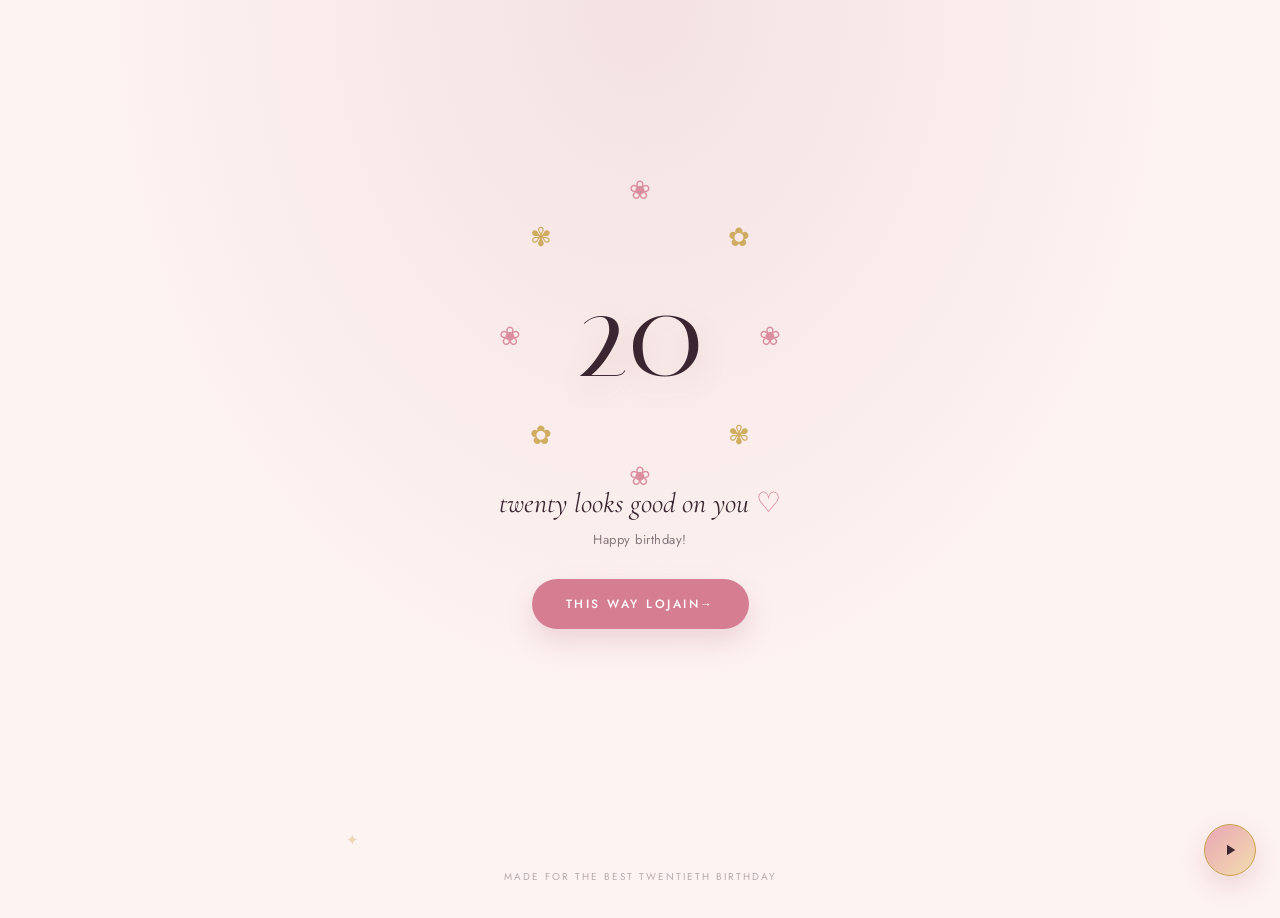
<file: index.html>
<!DOCTYPE html>
<html lang="en">
<head>
<meta charset="UTF-8">
<meta name="viewport" content="width=device-width, initial-scale=1.0">
<title>Boji's Birthday</title>
<link rel="preconnect" href="https://fonts.googleapis.com">
<link href="https://fonts.googleapis.com/css2?family=Cormorant+Garamond:ital,wght@0,400;0,500;0,600;1,400;1,500&family=Italiana&family=Jost:wght@300;400;500;600&display=swap" rel="stylesheet">
<link rel="stylesheet" href="style.css">
</head>
<body>

<div class="sparkle-field" id="sparkleField"></div>



<main>
<section id="hero">
  <div class="twenty-hero">
    <div class="flower-ring">
      <span style="top:-6%; left:50%;">❀</span>
      <span style="top:12%; left:88%;">✿</span>
      <span style="top:50%; left:100%;">❀</span>
      <span style="top:88%; left:88%;">✾</span>
      <span style="top:104%; left:50%;">❀</span>
      <span style="top:88%; left:12%;">✿</span>
      <span style="top:50%; left:0%;">❀</span>
      <span style="top:12%; left:12%;">✾</span>
    </div>
    <div class="twenty-numeral">20</div>
  </div>
  <div class="twenty-tagline">twenty looks good on you <span class="heart">♡</span></div>
  <div class="twenty-subline">Happy birthday!</div>
  <button class="level-btn" id="letsGoBtn">This way Lojain→</button>
</section>

<section id="achievement" style="display:none;">
  <div class="achieve-mark">Here's to twenty</div>
  <div class="achieve-title">Two Decades, Beautifully Survived</div>
  <ul class="ability-list">
    <li>More dreams to chase</li>
    <li>More places to see</li>
    <li>More stories to write</li>
    <li>More life to live</li>
  </ul>
  <div class="fine-print">And I'd love to see them all</div>
  <a href="gifts.html" class="continue-btn">a little something for you♡</a>
</section>
</main>

<footer>made for the best twentieth birthday</footer>

<!-- background music: replace song.mp3 with your own file in this folder -->
<audio id="bgMusic" loop preload="none">
  <source src="20.mp3".mp3" type="audio/mpeg">
</audio>
<div class="music-toggle" id="musicToggle" title="Play music"></div>

<script src="script.js"></script>
<script>
  document.getElementById('letsGoBtn').addEventListener('click', ()=>{
    document.getElementById('achievement').style.display = 'flex';
    document.getElementById('achievement').scrollIntoView({behavior:'smooth'});
  });
</script>
</body>
</html>
</file>
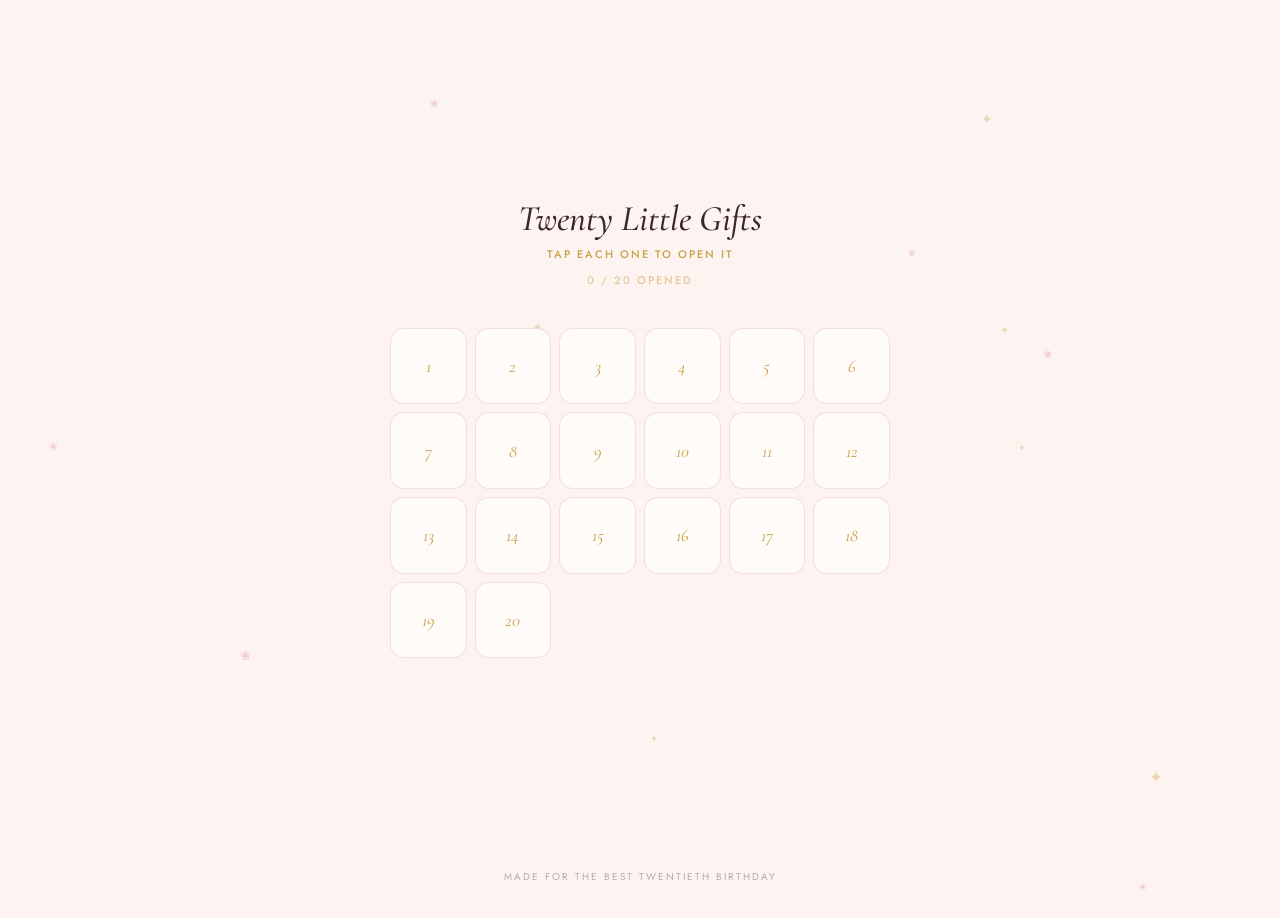
<file: gifts.html>
<!DOCTYPE html>
<html lang="en">
<head>
<meta charset="UTF-8">
<meta name="viewport" content="width=device-width, initial-scale=1.0">
<title>Twenty · Gifts</title>
<link rel="preconnect" href="https://fonts.googleapis.com">
<link href="https://fonts.googleapis.com/css2?family=Cormorant+Garamond:ital,wght@0,400;0,500;0,600;1,400;1,500&family=Italiana&family=Jost:wght@300;400;500;600&family=Amiri:ital,wght@0,400;0,700;1,400&display=swap" rel="stylesheet">
<link rel="stylesheet" href="style.css">
</head>
<body>

<div class="sparkle-field" id="sparkleField"></div>



<main>
<section id="gifts">
  <div class="eyebrow"></div>
  <h2 class="section-heading">Twenty Little Gifts</h2>
  <div class="section-sub">Tap each one to open it</div>
  <div class="section-sub" id="giftProgress" style="margin-top:-30px; opacity:0.5;">0 / 20 opened</div>
  <div class="gift-grid" id="giftGrid"></div>
  <a href="letter.html" class="continue-btn" id="toLetterBtn" style="display:none;">Go to your letter →</a>
</section>
</main>

<div class="modal-overlay" id="modalOverlay">
  <div class="modal-card">
    <div class="modal-mark" id="modalMark">Gift</div>
    <div class="modal-text" id="modalText">Gift text goes here</div>
    <button class="modal-close" id="modalClose">Close</button>
  </div>
</div>

<footer>made for the best twentieth birthday</footer>


<script src="script.js"></script>
<script>
  const giftContents = [
  "You have this way of making people feel comfortable without even trying.",
  "I love every memory with you.",
  "I hope you always remember how loved and appreciated you are.",
  "You make ordinary days a little more fun just by being there.",
  "I genuinely don't know how I got so lucky to have you in my life.",
  "I hope your twenties are full of adventures you'll still be talking about years from now.",
  "You deserve every good thing that finds its way to you.",
  "There are so many little things about you that make you unforgettable.",
  "I love how we can go from the most serious conversation to laughing over something completely stupid.",
  "No matter how much time passes, I hope we always have things to laugh about.",
  "You are someone I'll always be happy I met.",
  "I hope you never doubt how capable you are of achieving the things you dream about.",
  "Some people come into your life and quietly become part of your favorite memories. You're one of those people.",
  "You make being around you feel easy, comfortable, and fun.",
  "I hope you always stay curious, keep dreaming, and never stop becoming the person you want to be.",
  "One of my favorite things is knowing that I can always be completely myself around you.",
  "You've made more days better than you probably realize.",
  "I hope twenty treats you kindly and gives you plenty of reasons to smile.",
  "Whatever happens next, I hope you know I'll always be cheering for you.",
  "Your final gift — A little letter, just for you. 💌"
];

  const arabicPattern = /[\u0600-\u06FF]/;
  const giftGrid = document.getElementById('giftGrid');
  const toLetterBtn = document.getElementById('toLetterBtn');
  let openedCount = 0;
  giftContents.forEach((text, i)=>{
    const box = document.createElement('div');
    box.className='gift';
    box.innerHTML = `<span class="gift-num">${i+1}</span>`;
    box.addEventListener('click', ()=>{
      if(!box.classList.contains('opened')){
        box.classList.add('opened');
        openedCount++;
        document.getElementById('giftProgress').textContent = `${openedCount} / ${giftContents.length} opened`;
        if(openedCount === giftContents.length){
          toLetterBtn.style.display = 'inline-block';
          toLetterBtn.scrollIntoView({behavior:'smooth', block:'nearest'});
        }
      }
      document.getElementById('modalMark').textContent = i===19 ? 'Final Gift' : `Gift No. ${i+1}`;
      const modalText = document.getElementById('modalText');
      modalText.textContent = text;
      if(arabicPattern.test(text)){
        modalText.setAttribute('dir','rtl');
        modalText.classList.add('rtl-text');
      } else {
        modalText.removeAttribute('dir');
        modalText.classList.remove('rtl-text');
      }
      document.getElementById('modalOverlay').classList.add('show');
    });
    giftGrid.appendChild(box);
  });
  document.getElementById('modalClose').addEventListener('click', ()=>{
    document.getElementById('modalOverlay').classList.remove('show');
  });
  document.getElementById('modalOverlay').addEventListener('click', (e)=>{
    if(e.target.id==='modalOverlay') e.target.classList.remove('show');
  });
</script>
</body>
</html>
</file>
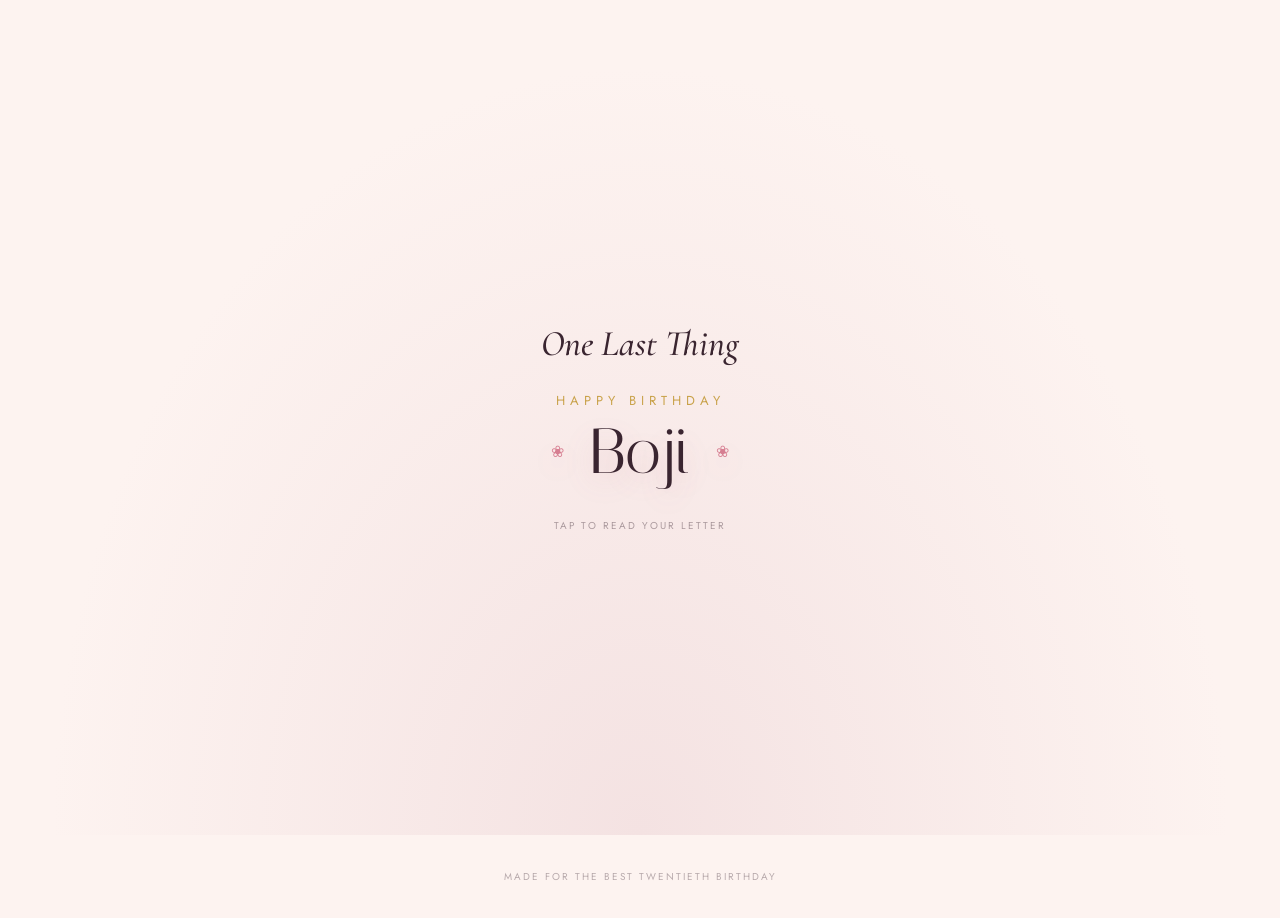
<file: letter.html>
<!DOCTYPE html>
<html lang="en">
<head>
<meta charset="UTF-8">
<meta name="viewport" content="width=device-width, initial-scale=1.0">
<title> Your Letter 💌</title>
<link rel="preconnect" href="https://fonts.googleapis.com">
<link href="https://fonts.googleapis.com/css2?family=Cormorant+Garamond:ital,wght@0,400;0,500;0,600;1,400;1,500&family=Italiana&family=Jost:wght@300;400;500;600&display=swap" rel="stylesheet">
<link rel="stylesheet" href="style.css">
</head>
<body>

<div class="sparkle-field" id="sparkleField"></div>

<main>
<section id="letter">
  <div class="eyebrow"></div>
  <h2 class="section-heading">One Last Thing</h2>
  <div class="happy-birthday" id="birthdayReveal">
    <div class="happy-birthday-line">Happy Birthday</div>
    <div class="happy-birthday-name">Boji</div>
  </div>
  <div class="envelope-tap" id="revealHint">Tap to read your letter</div>

  <div class="letter-paper" id="letterPaper">
    <div class="letter-flourish">❀</div>
    <p class="salutation">Dear <span class="letter-name">Lojain</span>,</p>
    <p class="drop-cap">
Happy 20th birthday, my girl. 🤍<br>
I hope your twenties bring you everything you've ever wished for,beautiful memories, big dreams, new adventures, and so many reasons to smile.<br>
I'm so grateful that I got to meet you and that you became such an important part of my life. Some of my favorite memories are the simplest ones, and somehow, they're always better when you're there.<br>
I hope you always remember how special you are and how much you deserve all the good things coming your way. I can't wait to see everything you'll accomplish and all the memories we'll make along the way.<br>
Here's to twenty, to growing, laughing, dreaming. <br>
Happy birthday!<br>
</p>
    <p>I love you more than this little letter could ever say. 🤍</p>
    <div class="letter-divider">⋆ ⋆ ⋆</div>
    <div class="letter-sign">— Isra</div>
  </div>
  <div class="final-badge" id="finalBadge" style="display:none;"><span>❀</span> Happy Twentieth <span>❀</span></div>
  <a href="index.html" class="continue-btn" id="backHomeBtn" style="display:none;">Back to the beginning</a>
</section>
</main>

<footer>made for the best twentieth birthday</footer>

<script src="script.js"></script>
<script>
  document.getElementById('birthdayReveal').addEventListener('click', function(){
    this.classList.add('open');
    document.getElementById('revealHint').style.display = 'none';
    setTimeout(()=>{
      document.getElementById('letterPaper').classList.add('show');
      document.getElementById('finalBadge').style.display='block';
      document.getElementById('backHomeBtn').style.display='inline-block';
    }, 300);
  });
</script>
</body>
</html>
</file>
<file: style.css>
:root{
  --ivory:#fdf3f0;
  --paper:#fffbf9;
  --charcoal:#3a2530;
  --burgundy:#b45d76;
  --dust:#f0c9d2;
  --gold:#c9a24a;
  --gold-soft:#f2ddb0;
  --rose:#e9a6b4;
  --rose-deep:#d67e91;
  --line:rgba(180,93,118,0.18);
  --shadow:rgba(180,93,118,0.2);
}
*{box-sizing:border-box; margin:0; padding:0;}
body{
  background:var(--ivory);
  font-family:'Jost', sans-serif;
  color:var(--charcoal);
  overflow-x:hidden;
  position:relative;
  min-height:100vh;
}
.sparkle-field{ position:fixed; inset:0; pointer-events:none; z-index:0; }
.sparkle{ position:absolute; font-size:10px; opacity:0.35; animation:drift 11s ease-in-out infinite; }
@keyframes drift{ 0%,100%{ transform:translateY(0); opacity:0.15;} 50%{ transform:translateY(-16px); opacity:0.45;} }

h1,h2{ font-family:'Cormorant Garamond', serif; font-weight:500; }
.display{ font-family:'Italiana', serif; }
.rule{ width:40px; height:1px; background:var(--gold); margin:18px auto; }
::selection{ background:var(--gold-soft); }

/* ---- top nav ---- */
.site-nav{
  position:sticky; top:0; z-index:20;
  display:flex; align-items:center; justify-content:center; gap:34px;
  padding:20px; background:rgba(253,243,240,0.85); backdrop-filter:blur(6px);
  border-bottom:1px solid var(--line);
}
.site-nav a{
  font-family:'Jost', sans-serif; font-size:11px; letter-spacing:2.5px; text-transform:uppercase;
  color:var(--charcoal); text-decoration:none; opacity:0.55; transition:opacity .2s ease, color .2s ease;
}
.site-nav a.active, .site-nav a:hover{ opacity:1; color:var(--rose-deep); }
.site-nav .brand{
  font-family:'Italiana', serif; font-size:15px; letter-spacing:3px; color:var(--gold); margin-right:auto;
}

main{ position:relative; z-index:1; }
section{ min-height:calc(100vh - 65px); display:flex; flex-direction:column; align-items:center; justify-content:center; padding:70px 24px; text-align:center;}

.eyebrow{ font-family:'Jost', sans-serif; font-size:11px; letter-spacing:4px; text-transform:uppercase; color:var(--gold); font-weight:500; margin-bottom:20px; }

/* ---- hero / player card ---- */
#hero{ background: radial-gradient(ellipse at 50% 0%, #f4e2e2 0%, var(--ivory) 60%); }
.player-card{ background:var(--paper); border:1px solid var(--line); border-radius:22px; padding:46px 38px; max-width:400px; width:100%; box-shadow:0 30px 60px var(--shadow); position:relative; }
.player-card::before, .player-card::after{ content:""; position:absolute; width:20px; height:20px; border:1px solid var(--gold); }
.player-card::before{ top:10px; left:10px; border-right:none; border-bottom:none; border-top-left-radius:10px; }
.player-card::after{ bottom:10px; right:10px; border-left:none; border-top:none; border-bottom-right-radius:10px; }
.player-name{ font-size:11px; letter-spacing:3px; font-weight:500; color:var(--gold); text-transform:uppercase; }
.player-title{ font-family:'Cormorant Garamond', serif; font-style:italic; font-size:36px; margin:8px 0 26px; font-weight:500; }
.stat-row{ display:flex; justify-content:space-between; font-size:11px; letter-spacing:1.5px; font-weight:500; opacity:0.6; margin-bottom:8px; text-transform:uppercase;}
.xp-track{ width:100%; height:2px; background:var(--line); margin-bottom:30px; position:relative; }
.xp-fill{ height:100%; width:0%; background:var(--gold); transition:width 1.8s cubic-bezier(.2,.9,.3,1); }
.level-btn, .continue-btn, .primary-link{
  font-family:'Jost', sans-serif; font-weight:500; font-size:12px; letter-spacing:2.5px; text-transform:uppercase;
  background:var(--rose-deep); color:#fff; border:none; padding:16px 34px; border-radius:999px; cursor:pointer;
  box-shadow:0 12px 26px var(--shadow); text-decoration:none; display:inline-block;
  transition:transform .2s ease, background .25s ease, letter-spacing .25s ease;
}
#toLetterBtn{ margin-top:44px; }
#backHomeBtn{ margin-top:30px; }
.level-btn:hover, .continue-btn:hover, .primary-link:hover{ background:var(--burgundy); letter-spacing:3px; transform:translateY(-2px) scale(1.02); }
.scroll-hint{ margin-top:30px; font-size:11px; letter-spacing:2px; opacity:0.4; text-transform:uppercase;}

/* ---- twenty looks good on you hero ---- */
.twenty-hero{ position:relative; width:260px; height:260px; display:flex; align-items:center; justify-content:center; margin-bottom:14px; }
.flower-ring{ position:absolute; inset:0; }
.flower-ring span{
  position:absolute; transform:translate(-50%,-50%);
  font-size:26px; color:var(--rose-deep); opacity:0.85;
  animation:sway 6s ease-in-out infinite;
}
.flower-ring span:nth-child(even){ color:var(--gold); animation-delay:1.2s; }
@keyframes sway{ 0%,100%{ transform:translate(-50%,-50%) rotate(-4deg) scale(1);} 50%{ transform:translate(-50%,-50%) rotate(4deg) scale(1.08);} }
.twenty-numeral{
  font-family:'Italiana', serif; font-size:120px; line-height:1; color:var(--charcoal);
  text-shadow:0 10px 30px var(--shadow);
}
.twenty-tagline{
  font-family:'Cormorant Garamond', serif; font-style:italic; font-size:28px; margin-top:6px;
  color:var(--charcoal);
}
.twenty-tagline .heart{ color:var(--rose-deep); font-style:normal; }
.twenty-subline{
  font-family:'Jost', sans-serif; font-size:13px; letter-spacing:0.5px; opacity:0.6; margin:10px 0 30px;
}

.achieve-mark{ font-family:'Italiana', serif; font-size:15px; letter-spacing:3px; color:var(--gold); text-transform:uppercase; margin-bottom:10px;}
.achieve-title{ font-style:italic; font-size:30px; margin-top:4px; font-family:'Cormorant Garamond', serif; }
.ability-list{ list-style:none; margin:32px 0; max-width:360px; text-align:left; }
.ability-list li{ padding:14px 0; font-size:16px; font-family:'Cormorant Garamond', serif; border-bottom:1px solid var(--line); }
.fine-print{ font-size:11px; opacity:0.5; margin-top:10px; font-style:italic; }

/* ---- gifts ---- */
.section-heading{ font-style:italic; font-size:36px; margin-bottom:6px; font-family:'Cormorant Garamond', serif; }
.section-sub{ font-size:11px; letter-spacing:2px; text-transform:uppercase; color:var(--gold); font-weight:500; margin-bottom:40px; }
.gift-grid{ display:grid; grid-template-columns:repeat(auto-fill, minmax(72px,1fr)); gap:8px; max-width:500px; width:100%;}
.gift{ aspect-ratio:1; background:var(--paper); border:1px solid var(--line); border-radius:14px; display:flex; align-items:center; justify-content:center; cursor:pointer; position:relative; transition:transform .2s ease, background .3s ease, box-shadow .2s ease; }
.gift.opened{ background:var(--dust); border-color:var(--gold); }
.gift-num{ font-family:'Cormorant Garamond', serif; font-size:18px; color:var(--gold); font-style:italic; }
.gift.opened .gift-num{ color:var(--burgundy); }
.gift:hover{ transform:translateY(-3px); box-shadow:0 10px 20px var(--shadow); }

.modal-overlay{ position:fixed; inset:0; background:rgba(58,37,48,0.55); backdrop-filter:blur(2px); display:none; align-items:center; justify-content:center; z-index:50; padding:20px; }
.modal-overlay.show{ display:flex; animation:fadeUp .3s ease; }
.modal-card{ background:var(--paper); border-radius:20px; padding:44px 34px; max-width:340px; width:100%; text-align:center; box-shadow:0 30px 70px rgba(58,37,48,0.3); border-top:3px solid var(--rose-deep); }
.modal-mark{ font-size:11px; letter-spacing:3px; color:var(--gold); text-transform:uppercase; margin-bottom:16px; }
.modal-text{ font-family:'Cormorant Garamond', serif; font-size:21px; line-height:1.6; font-style:italic; }
.modal-text.rtl-text{
  font-family:'Amiri', serif; font-style:normal; direction:rtl; text-align:center;
  font-size:23px; line-height:2.1;
}
.modal-close{ margin-top:26px; background:none; border:none; border-bottom:1px solid var(--rose-deep); color:var(--rose-deep); font-size:11px; letter-spacing:2px; text-transform:uppercase; padding-bottom:2px; cursor:pointer; font-family:'Jost',sans-serif; }

/* ---- letter ---- */
#letter{ background: radial-gradient(ellipse at 50% 100%, #f4e2e2 0%, var(--ivory) 65%); }
.happy-birthday{
  cursor:pointer; padding:20px; transition:transform .3s ease, opacity .4s ease;
}
.happy-birthday:hover{ transform:scale(1.02); }
.happy-birthday.open{ opacity:0.55; pointer-events:none; }
.happy-birthday-line{
  font-family:'Jost', sans-serif; font-size:13px; letter-spacing:5px; text-transform:uppercase;
  color:var(--gold); margin-bottom:10px;
}
.happy-birthday-name{
  font-family:'Italiana', serif; font-size:64px; line-height:1; color:var(--charcoal);
  text-shadow:0 10px 30px var(--shadow);
  position:relative; display:inline-block;
}
.happy-birthday-name::before, .happy-birthday-name::after{
  content:"❀"; font-family:'Jost', sans-serif; font-size:16px; color:var(--rose-deep);
  position:absolute; top:50%; transform:translateY(-50%);
}
.happy-birthday-name::before{ left:-38px; }
.happy-birthday-name::after{ right:-38px; }
.envelope-tap{ font-size:10px; letter-spacing:2px; text-transform:uppercase; opacity:0.4; margin-top:14px;}
.letter-paper{ display:none; max-width:440px; background:var(--paper); border-radius:6px 6px 20px 20px; padding:48px 38px; margin-top:24px; text-align:left; box-shadow:0 20px 60px var(--shadow); border-top:3px solid var(--rose-deep); position:relative; }
.letter-paper::before, .letter-paper::after{
  content:""; position:absolute; width:26px; height:26px; border:1px solid var(--gold-soft); opacity:0.7;
}
.letter-paper::before{ top:12px; left:12px; border-right:none; border-bottom:none; }
.letter-paper::after{ bottom:12px; right:12px; border-left:none; border-top:none; }
.letter-flourish{ text-align:center; font-size:20px; color:var(--gold); margin-bottom:18px; }
.letter-paper .salutation{ font-family:'Italiana', serif; font-size:22px; margin-bottom:20px; color:var(--rose-deep); }
.letter-name{ color:var(--charcoal); }
.letter-paper .drop-cap:first-letter{
  font-family:'Italiana', serif; font-size:52px; float:left; line-height:0.8; padding:6px 8px 0 0; color:var(--gold);
}
.letter-divider{ text-align:center; color:var(--gold); letter-spacing:8px; font-size:12px; margin:22px 0 6px; opacity:0.8; }
.letter-paper.show{ display:block; animation:fadeUp .7s ease; }
.letter-paper p{ font-family:'Cormorant Garamond', serif; font-size:19px; line-height:1.85; margin-bottom:18px; }
.letter-sign{ font-family:'Italiana', serif; font-size:20px; letter-spacing:1px; color:var(--burgundy); margin-top:14px; }
.final-badge{ margin-top:30px; font-size:11px; letter-spacing:3px; font-weight:500; color:var(--gold); text-transform:uppercase; }
.final-badge span{ margin:0 8px; letter-spacing:0; color:var(--rose-deep); }

@keyframes fadeUp{ from{opacity:0; transform:translateY(16px);} to{opacity:1; transform:translateY(0);} }

footer{ padding:34px; text-align:center; font-size:10px; letter-spacing:2px; text-transform:uppercase; opacity:0.35; }

/* ---- music player ---- */
.music-toggle{
  position:fixed; bottom:24px; right:24px; z-index:30;
  width:52px; height:52px; border-radius:50%;
  background:linear-gradient(135deg, var(--rose), var(--gold-soft));
  border:1px solid var(--gold);
  display:flex; align-items:center; justify-content:center;
  cursor:pointer; box-shadow:0 10px 24px var(--shadow);
  transition:transform .2s ease;
}
.music-toggle:hover{ transform:scale(1.06); }
.music-toggle svg{ width:18px; height:18px; fill:var(--charcoal); }
.music-toggle.playing{ animation:pulse 2.2s ease-in-out infinite; }
@keyframes pulse{ 0%,100%{ box-shadow:0 10px 24px var(--shadow);} 50%{ box-shadow:0 10px 30px var(--rose-deep);} }

/* ---- phone breakpoint ---- */
@media (max-width: 480px){
  .site-nav{ gap:18px; padding:16px 10px; flex-wrap:wrap; }
  .site-nav .brand{ width:100%; text-align:center; margin-right:0; margin-bottom:4px; }
  section{ padding:50px 18px; }
  .player-card{ padding:34px 24px; }
  .player-title{ font-size:28px; }
  .twenty-hero{ width:190px; height:190px; }
  .twenty-numeral{ font-size:88px; }
  .flower-ring span{ font-size:19px; }
  .twenty-tagline{ font-size:21px; }
  .happy-birthday-name{ font-size:42px; }
  .happy-birthday-name::before{ left:-24px; font-size:13px; }
  .happy-birthday-name::after{ right:-24px; font-size:13px; }
  .letter-paper{ padding:32px 22px; }
  .letter-paper .drop-cap:first-letter{ font-size:40px; }
  .gift-grid{ gap:6px; }
  .modal-card{ padding:32px 22px; }
  .music-toggle{ width:46px; height:46px; bottom:16px; right:16px; }
}
</file>
